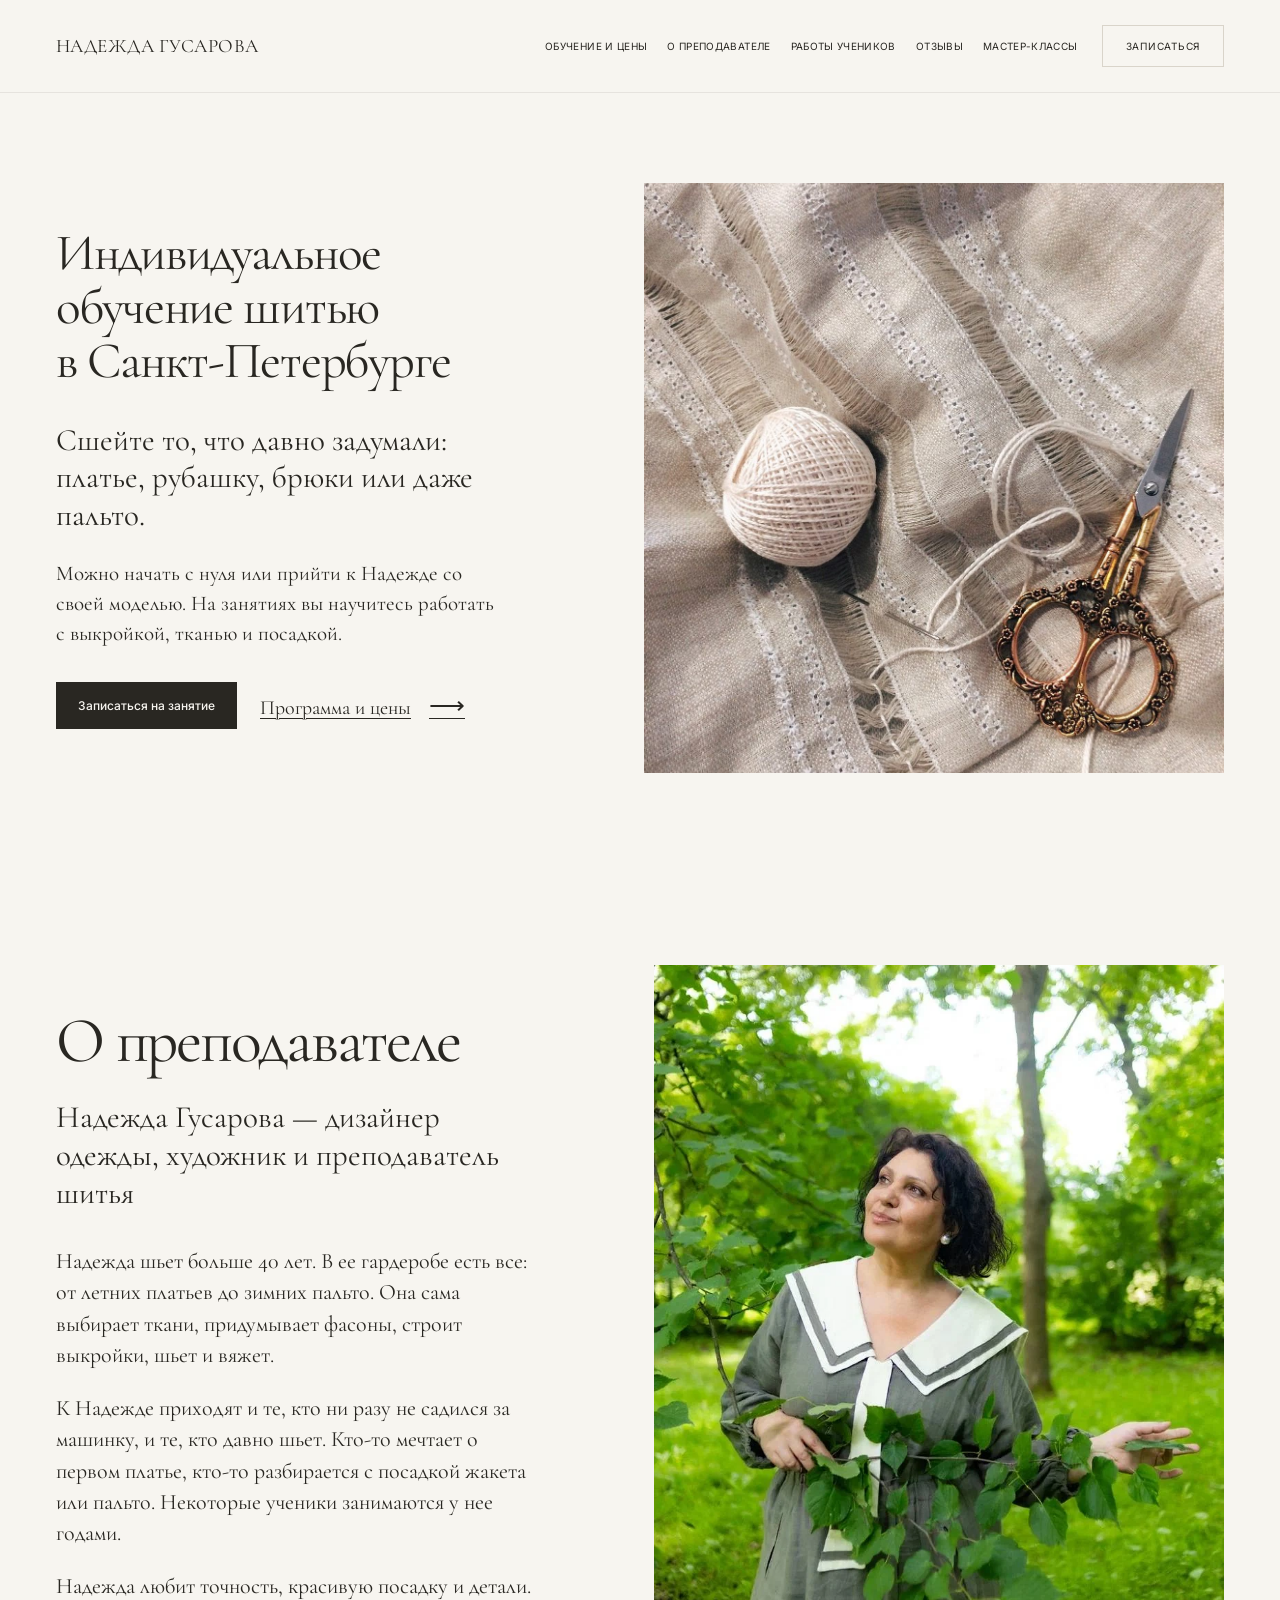
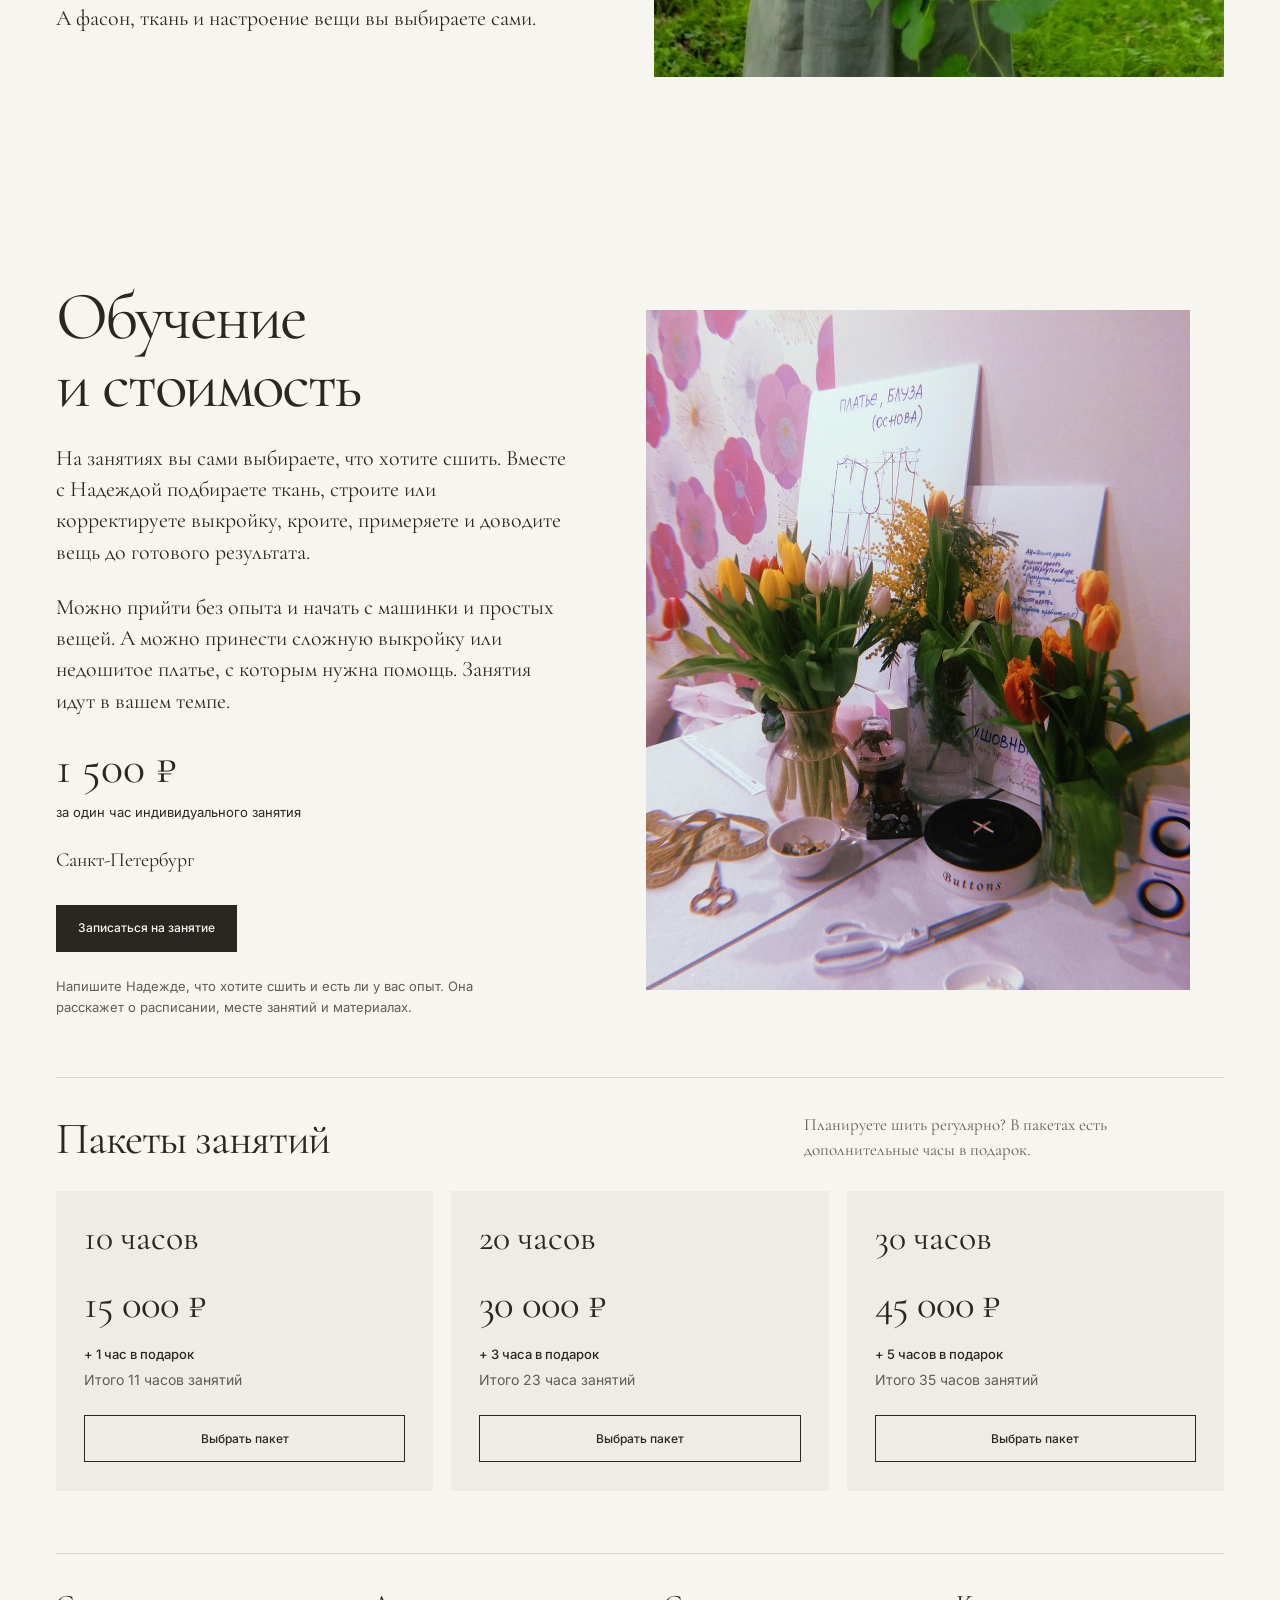
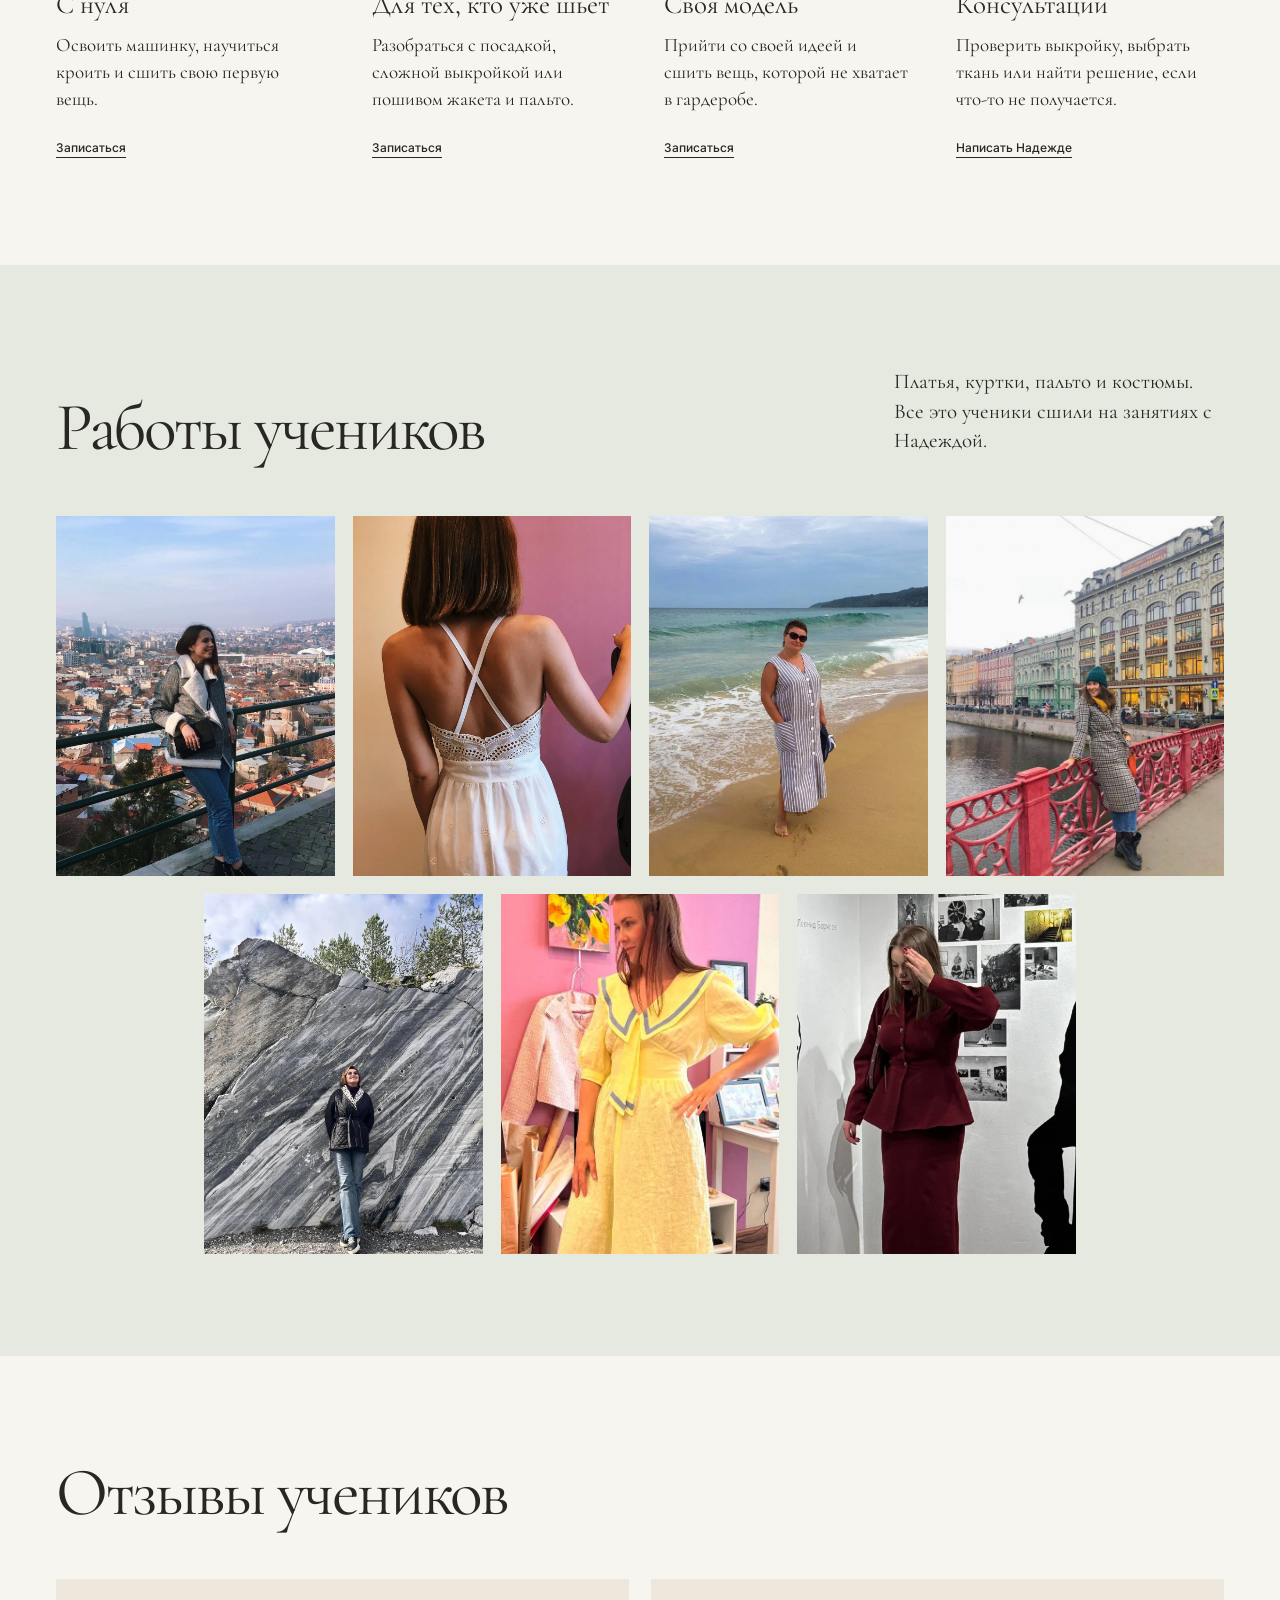
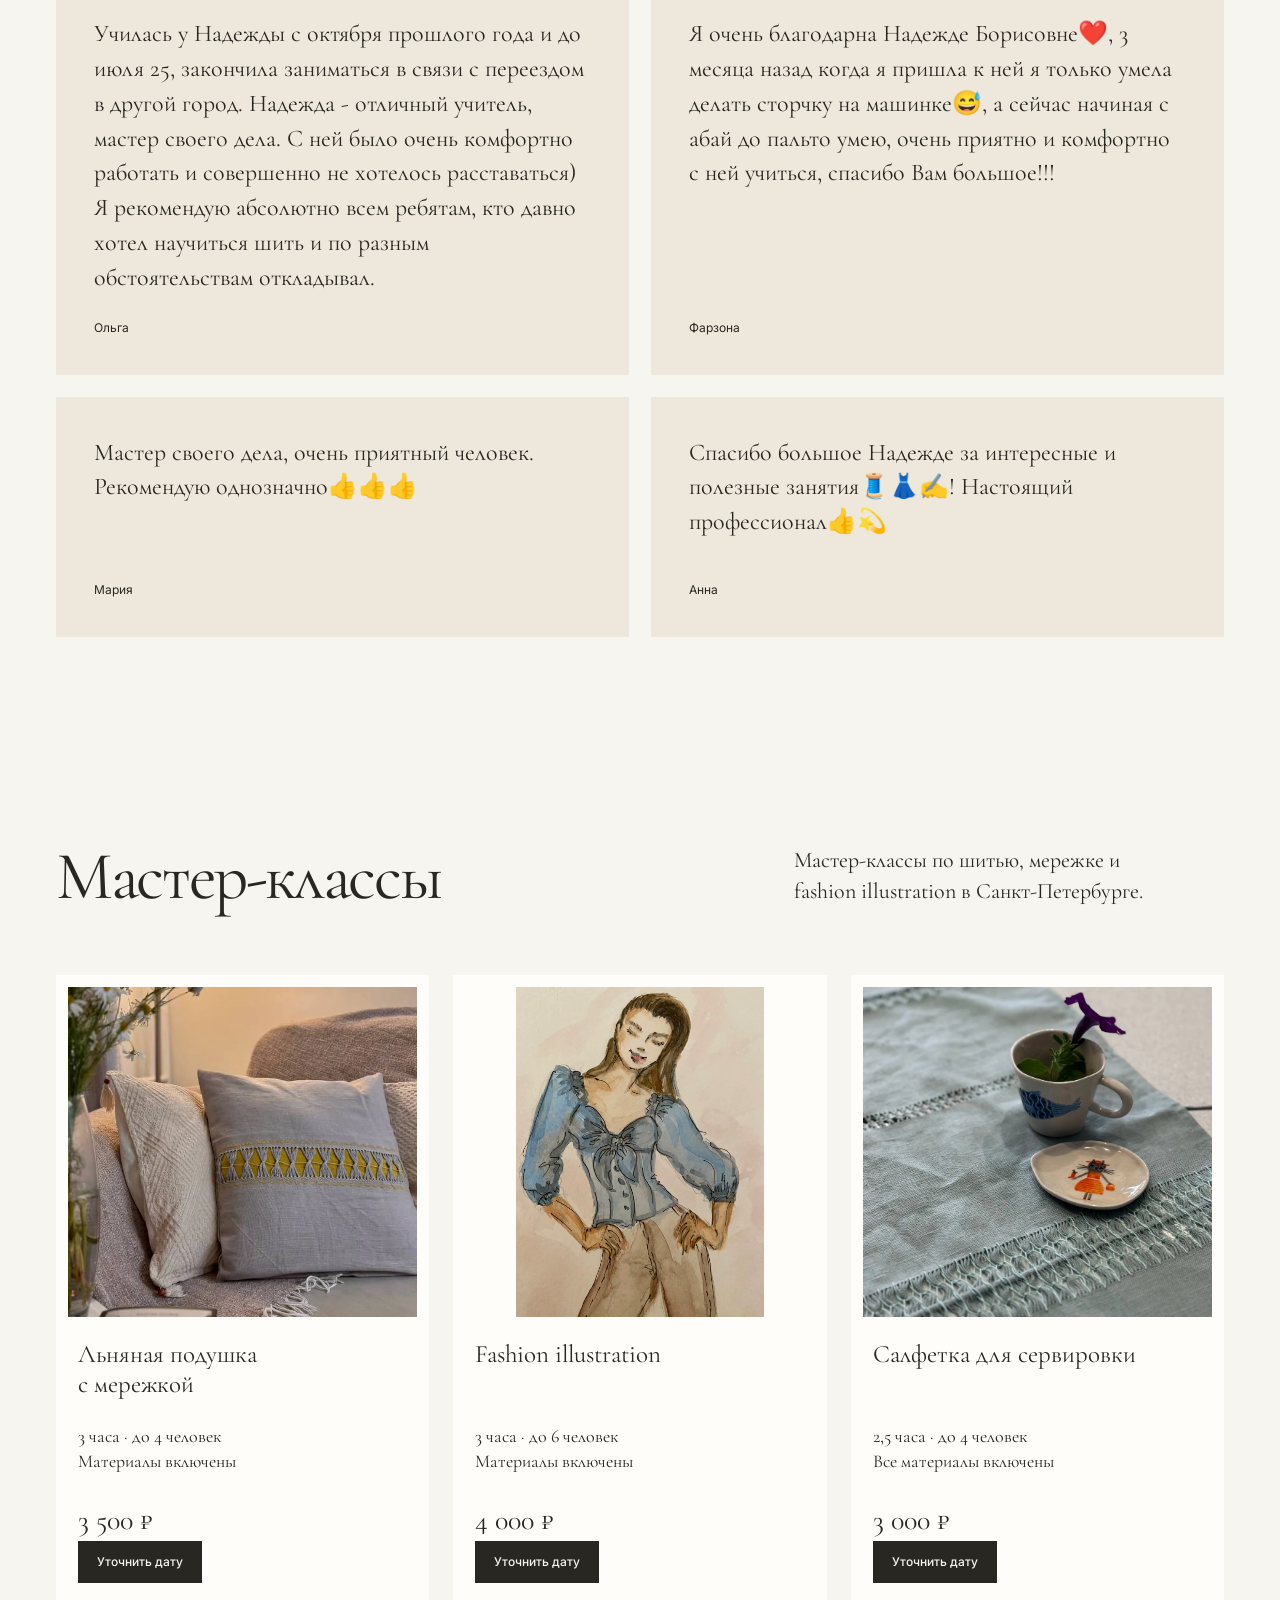
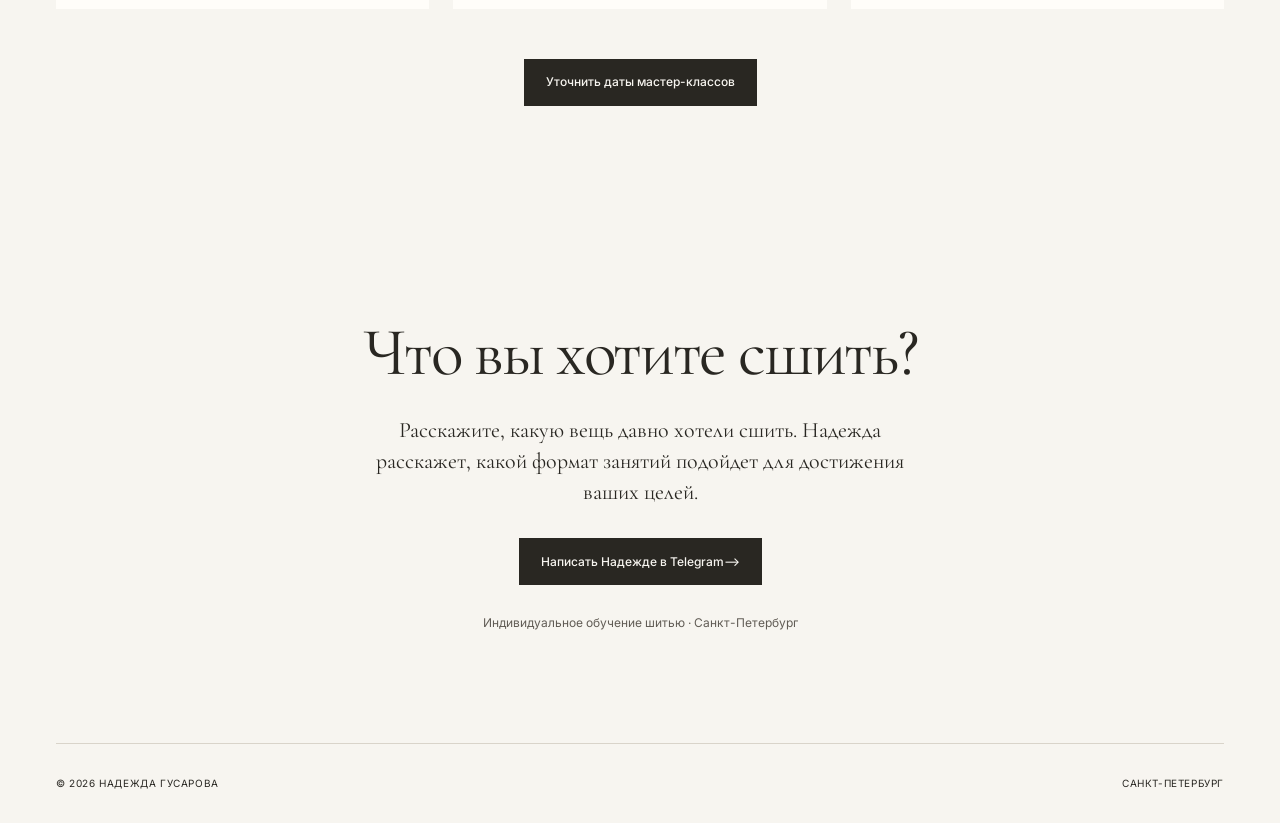
<file: index.html>
<!DOCTYPE html>

<html lang="ru">
<head>
<meta charset="utf-8"/>
<meta content="width=device-width, initial-scale=1" name="viewport"/>
<meta content="#f7f5f0" name="theme-color"/>
<title>Курсы кройки и шитья в СПб | Надежда Гусарова — индивидуальное обучение</title>
<meta name="description" content="Индивидуальные курсы кройки и шитья в Санкт-Петербурге с Надеждой Гусаровой. Обучение шитью с нуля и с опытом, от 1 500 ₽ за час. Пакеты занятий, запись в Telegram."/>
<link href="https://dvlnsd.github.io/nadezhda-gusarova-sew/" rel="canonical"/>
<meta content="website" property="og:type"/>
<meta content="ru_RU" property="og:locale"/>
<meta property="og:title" content="Курсы шитья в Санкт-Петербурге — Надежда Гусарова"/>
<meta property="og:description" content="Индивидуальные занятия кройкой и шитьем в Петербурге. От первых выкроек до пошива собственных моделей."/>
<meta content="https://dvlnsd.github.io/nadezhda-gusarova-sew/" property="og:url"/>
<meta content="https://dvlnsd.github.io/nadezhda-gusarova-sew/assets/nadezhdalinenwhiteset.jpeg" property="og:image"/>
<meta content="summary_large_image" name="twitter:card"/>
<meta name="robots" content="index, follow, max-image-preview:large"/>
<meta name="geo.region" content="RU-SPE"/>
<meta name="geo.placename" content="Санкт-Петербург"/>
<link rel="sitemap" type="application/xml" href="https://dvlnsd.github.io/nadezhda-gusarova-sew/sitemap.xml"/>
<link href="https://fonts.googleapis.com" rel="preconnect"/>
<link crossorigin="" href="https://fonts.gstatic.com" rel="preconnect"/>
<link href="https://fonts.googleapis.com/css2?family=Cormorant+Garamond:wght@300;400;500&amp;family=Inter:wght@400;500&amp;display=swap" rel="stylesheet"/>
<link href="styles.css?v=20261106-4" rel="stylesheet"/>
<link as="image" href="assets/linenaestethic.jpeg" type="image/jpeg" rel="preload"/>
<script type="application/ld+json">{"@context":"https://schema.org","@graph":[{"@type":"WebSite","url":"https://dvlnsd.github.io/nadezhda-gusarova-sew/","name":"Надежда Гусарова — курсы шитья в Санкт-Петербурге","inLanguage":"ru-RU"},{"@type":"Person","@id":"https://dvlnsd.github.io/nadezhda-gusarova-sew/#nadezhda","name":"Надежда Гусарова","jobTitle":"Преподаватель шитья, мастер по пошиву одежды и художник","image":"https://dvlnsd.github.io/nadezhda-gusarova-sew/assets/nadezhdalinenwhiteset.jpeg","address":{"@type":"PostalAddress","addressLocality":"Санкт-Петербург","addressCountry":"RU"},"sameAs":["https://t.me/gusarova_nb"]},{"@type":"Service","name":"Индивидуальные курсы кройки и шитья в Санкт-Петербурге","serviceType":"Обучение шитью","provider":{"@id":"https://dvlnsd.github.io/nadezhda-gusarova-sew/#nadezhda"},"areaServed":{"@type":"City","name":"Санкт-Петербург"},"url":"https://dvlnsd.github.io/nadezhda-gusarova-sew/#learn","offers":[{"@type":"Offer","name":"Индивидуальное занятие, 1 час","price":1500,"priceCurrency":"RUB"},{"@type":"Offer","name":"10 часов и 1 час в подарок","price":15000,"priceCurrency":"RUB"},{"@type":"Offer","name":"20 часов и 3 часа в подарок","price":30000,"priceCurrency":"RUB"},{"@type":"Offer","name":"30 часов и 5 часов в подарок","price":45000,"priceCurrency":"RUB"}]}]}</script>
<script defer="" src="script.js?v=20261106-top2"></script>
</head>
<body>
<a class="skip-link" href="#main">К содержанию</a>
<header class="site-header">
<div class="header-inner wrap">
<a class="brand" href="#top">Надежда Гусарова</a>
<nav aria-label="Основная навигация" id="navigation"><a href="#learn">Обучение и цены</a><a href="#about">О преподавателе</a><a href="#works">Работы учеников</a><a href="#reviews">Отзывы</a><a href="#master">Мастер-классы</a></nav>
<a class="booking" href="https://t.me/gusarova_nb" rel="noopener" target="_blank">Записаться</a>
<button aria-controls="navigation" aria-expanded="false" aria-label="Открыть меню" class="menu-toggle" type="button">Меню</button>
</div>
</header>
<main id="main">
<section aria-labelledby="hero-title" class="hero wrap" id="top">
<div class="hero-copy"><h1 id="hero-title">Индивидуальное<br/>обучение шитью<br/>в Санкт-Петербурге</h1><p class="intro">Сшейте то, что давно задумали: платье, рубашку, брюки или даже пальто.</p><p class="hero-description">Можно начать с нуля или прийти к Надежде со своей моделью. На занятиях вы научитесь работать с выкройкой, тканью и посадкой.</p><div class="hero-actions"><a class="cta-button" href="https://t.me/gusarova_nb" rel="noopener" target="_blank">Записаться на занятие</a><a class="text-link" href="#learn">Программа и цены <span aria-hidden="true">⟶</span></a></div></div>
<figure class="hero-art"><img alt="Льняная ткань, клубок ниток и винтажные портновские ножницы" fetchpriority="high" decoding="async" height="1080" src="assets/linenaestethic.jpeg" width="1080"/></figure>

</section><section aria-labelledby="about-title" class="section wrap about" id="about"><div class="about-copy"><h2 id="about-title">О преподавателе</h2><p class="about-subtitle">Надежда Гусарова — дизайнер одежды, художник и преподаватель шитья</p><p>Надежда шьет больше 40 лет. В ее гардеробе есть все: от летних платьев до зимних пальто. Она сама выбирает ткани, придумывает фасоны, строит выкройки, шьет и вяжет.</p><p>К Надежде приходят и те, кто ни разу не садился за машинку, и те, кто давно шьет. Кто-то мечтает о первом платье, кто-то разбирается с посадкой жакета или пальто. Некоторые ученики занимаются у нее годами.</p><p>Надежда любит точность, красивую посадку и детали. А фасон, ткань и настроение вещи вы выбираете сами.</p></div><figure class="about-portrait"><img src="assets/nadezhda-park.webp" alt="Надежда Гусарова в сером платье в парке" loading="lazy" width="828" height="1242"/></figure></section>
<section aria-labelledby="learn-title" class="section wrap learn" id="learn"><div class="learn-copy"><h2 id="learn-title">Обучение<br/>и стоимость</h2><p>На занятиях вы сами выбираете, что хотите сшить. Вместе с Надеждой подбираете ткань, строите или корректируете выкройку, кроите, примеряете и доводите вещь до готового результата.</p><p>Можно прийти без опыта и начать с машинки и простых вещей. А можно принести сложную выкройку или недошитое платье, с которым нужна помощь. Занятия идут в вашем темпе.</p><p class="lesson-price">1 500 ₽ <span>за один час индивидуального занятия</span></p><p class="lesson-location">Санкт-Петербург</p><a class="cta-button" href="https://t.me/gusarova_nb" rel="noopener" target="_blank">Записаться на занятие</a><p class="booking-note">Напишите Надежде, что хотите сшить и есть ли у вас опыт. Она расскажет о расписании, месте занятий и материалах.</p></div><figure class="learn-photo"><img src="assets/lessonready.jpeg" alt="Мастерская шитья: тюльпаны, выкройки, ножницы и швейные принадлежности" width="1080" height="1349" loading="lazy"/></figure><div class="lesson-packages" aria-labelledby="packages-title">
<div class="packages-heading"><h3 id="packages-title">Пакеты занятий</h3><p>Планируете шить регулярно? В пакетах есть дополнительные часы в подарок.</p></div>
<div class="packages-grid">
<article class="package-card"><h4>10 часов</h4><p class="package-total">15 000 ₽</p><p class="package-bonus">+ 1 час в подарок</p><p class="package-included">Итого 11 часов занятий</p><a class="cta-button package-cta" href="https://t.me/gusarova_nb" rel="noopener" target="_blank" aria-label="Уточнить пакет на 10 часов у Надежды">Выбрать пакет</a></article>
<article class="package-card"><h4>20 часов</h4><p class="package-total">30 000 ₽</p><p class="package-bonus">+ 3 часа в подарок</p><p class="package-included">Итого 23 часа занятий</p><a class="cta-button package-cta" href="https://t.me/gusarova_nb" rel="noopener" target="_blank" aria-label="Уточнить пакет на 20 часов у Надежды">Выбрать пакет</a></article>
<article class="package-card"><h4>30 часов</h4><p class="package-total">45 000 ₽</p><p class="package-bonus">+ 5 часов в подарок</p><p class="package-included">Итого 35 часов занятий</p><a class="cta-button package-cta" href="https://t.me/gusarova_nb" rel="noopener" target="_blank" aria-label="Уточнить пакет на 30 часов у Надежды">Выбрать пакет</a></article>
</div></div><div class="learning-options"><article><h3>С нуля</h3><p>Освоить машинку, научиться кроить и сшить свою первую вещь.</p><a class="service-cta" href="https://t.me/gusarova_nb" rel="noopener" target="_blank">Записаться</a></article><article><h3>Для тех, кто уже шьет</h3><p>Разобраться с посадкой, сложной выкройкой или пошивом жакета и пальто.</p><a class="service-cta" href="https://t.me/gusarova_nb" rel="noopener" target="_blank">Записаться</a></article><article><h3>Своя модель</h3><p>Прийти со своей идеей и сшить вещь, которой не хватает в гардеробе.</p><a class="service-cta" href="https://t.me/gusarova_nb" rel="noopener" target="_blank">Записаться</a></article><article><h3>Консультации</h3><p>Проверить выкройку, выбрать ткань или найти решение, если что-то не получается.</p><a class="service-cta" href="https://t.me/gusarova_nb" rel="noopener" target="_blank">Написать Надежде</a></article></div></section><section aria-labelledby="works-title" class="section wrap portfolio" id="works"><div class="section-heading"><div><h2 id="works-title">Работы учеников</h2></div><p class="section-note">Платья, куртки, пальто и костюмы. Все это ученики сшили на занятиях с Надеждой.</p></div><div class="student-gallery" id="gallery"><a aria-label="Открыть: Клетчатая куртка со светлой отделкой — работа ученицы" class="gallery-item" href="assets/student-shearling-jacket.webp"><img alt="Клетчатая куртка со светлой отделкой — работа ученицы" height="1349" loading="lazy" src="assets/student-shearling-jacket.webp" style="object-position:50% 50%" width="1080"/></a><a aria-label="Открыть: Белое платье с вышивкой и перекрещенными бретелями — работа ученицы" class="gallery-item" href="assets/student-white-dress.webp"><img alt="Белое платье с вышивкой и перекрещенными бретелями — работа ученицы" height="1350" loading="lazy" src="assets/student-white-dress.webp" style="object-position:50% 50%" width="1080"/></a><a aria-label="Открыть: Полосатое платье с пуговицами и карманами — работа ученицы" class="gallery-item" href="assets/student-striped-dress.webp"><img alt="Полосатое платье с пуговицами и карманами — работа ученицы" height="1350" loading="lazy" src="assets/student-striped-dress.webp" style="object-position:50% 50%" width="1080"/></a><a aria-label="Открыть: Клетчатое пальто с поясом — работа ученицы" class="gallery-item" href="assets/student-checked-coat.webp"><img alt="Клетчатое пальто с поясом — работа ученицы" height="1600" loading="lazy" src="assets/student-checked-coat.webp" style="object-position:50% 50%" width="1280"/></a><a aria-label="Открыть: Черная стеганая куртка с поясом — работа ученицы" class="gallery-item" href="assets/student-quilted-jacket.webp"><img alt="Черная стеганая куртка с поясом — работа ученицы" height="1280" loading="lazy" src="assets/student-quilted-jacket.webp" style="object-position:50% 50%" width="960"/></a><a aria-label="Открыть: Желтое платье с матросским воротником — работа ученицы" class="gallery-item" href="assets/student-yellow-dress.webp"><img alt="Желтое платье с матросским воротником — работа ученицы" height="1280" loading="lazy" src="assets/student-yellow-dress.webp" style="object-position:50% 50%" width="591"/></a><a aria-label="Открыть: Бордовый костюм с приталенным жакетом и юбкой — работа ученицы" class="gallery-item" href="assets/student-burgundy-suit.webp"><img alt="Бордовый костюм с приталенным жакетом и юбкой — работа ученицы" height="1280" loading="lazy" src="assets/student-burgundy-suit.webp" style="object-position:50% 50%" width="1280"/></a></div></section><section aria-labelledby="reviews-title" class="section wrap reviews" id="reviews"><h2 id="reviews-title">Отзывы учеников</h2><div class="reviews-grid"><figure class="review"><blockquote><p>Училась у Надежды с октября прошлого года и до июля 25, закончила заниматься в связи с переездом в другой город. Надежда - отличный учитель, мастер своего дела. С ней было очень комфортно работать и совершенно не хотелось расставаться) Я рекомендую абсолютно всем ребятам, кто давно хотел научиться шить и по разным обстоятельствам откладывал.</p></blockquote><figcaption>Ольга</figcaption></figure><figure class="review"><blockquote><p>Я очень благодарна Надежде Борисовне❤️, 3 месяца назад когда я пришла к ней я только умела делать сторчку на машинке😅, а сейчас начиная с абай до пальто умею, очень приятно и комфортно с ней учиться, спасибо Вам большое!!!</p></blockquote><figcaption>Фарзона</figcaption></figure><figure class="review"><blockquote><p>Мастер своего дела, очень приятный человек. Рекомендую однозначно👍👍👍</p></blockquote><figcaption>Мария</figcaption></figure><figure class="review"><blockquote><p>Спасибо большое Надежде за интересные и полезные занятия🧵👗✍! Настоящий профессионал👍💫</p></blockquote><figcaption>Анна</figcaption></figure></div></section><section aria-labelledby="master-title" class="section wrap master" id="master">
<div class="section-heading"><div><h2 id="master-title">Мастер-классы</h2></div><p class="section-note">Мастер-классы по шитью, мережке и fashion illustration в Санкт-Петербурге.</p></div>
<div class="master-grid">
<article class="master-card"><img alt="Льняная подушка с мережкой и желтой вставкой" height="1129" loading="lazy" src="assets/hemstitch-cushion.webp" style="object-position:65% 65%" width="591"/><div class="card-body"><h3>Льняная подушка<br/>с мережкой</h3><p class="card-meta">3 часа · до 4 человек<br/>Материалы включены</p><p class="price">3 500 ₽</p><a aria-label="Уточнить дату и участие в мастер-классе по подушке с мережкой" class="cta-button master-cta" href="https://t.me/gusarova_nb" rel="noopener" target="_blank">Уточнить дату <span aria-hidden="true">⟶</span></a></div></article>
<article class="master-card"><img alt="Fashion illustration: акварельный рисунок костюма" class="sketch-card" height="1280" loading="lazy" src="assets/fashion-sketch.webp" width="960"/><div class="card-body"><h3>Fashion illustration</h3><p class="card-meta">3 часа · до 6 человек<br/>Материалы включены</p><p class="price">4 000 ₽</p><a aria-label="Уточнить дату и участие в мастер-классе по fashion illustration" class="cta-button master-cta" href="https://t.me/gusarova_nb" rel="noopener" target="_blank">Уточнить дату <span aria-hidden="true">⟶</span></a></div></article>
<article class="master-card"><img alt="Голубая салфетка с мережкой в сервировке с керамикой" height="1280" loading="lazy" src="assets/table-linen.webp" style="object-position:50% 58%" width="960"/><div class="card-body"><h3>Салфетка для сервировки</h3><p class="card-meta">2,5 часа · до 4 человек<br/>Все материалы включены</p><p class="price">3 000 ₽</p><a aria-label="Уточнить дату и участие в мастер-классе по салфетке" class="cta-button master-cta" href="https://t.me/gusarova_nb" rel="noopener" target="_blank">Уточнить дату <span aria-hidden="true">⟶</span></a></div></article>
</div>
<div class="section-end"><a class="cta-button" href="https://t.me/gusarova_nb" rel="noopener" target="_blank">Уточнить даты мастер-классов</a></div>
</section>



<section aria-labelledby="contact-title" class="section wrap contact" id="contact"><h2 id="contact-title">Что вы хотите сшить?</h2><p>Расскажите, какую вещь давно хотели сшить. Надежда расскажет, какой формат занятий подойдет для достижения ваших целей.</p><a class="cta-button" href="https://t.me/gusarova_nb" rel="noopener" target="_blank">Написать Надежде в Telegram <span aria-hidden="true">⟶</span></a><p class="contact-location">Индивидуальное обучение шитью · Санкт-Петербург</p></section>
</main>
<footer class="wrap footer"><span>© 2026 Надежда Гусарова</span><span>Санкт-Петербург</span></footer>
<dialog aria-label="Просмотр фотографии ученика" class="lightbox"><button autofocus="" class="lightbox-close" type="button">Закрыть</button><img alt=""/></dialog>
</body>
</html>
</file>
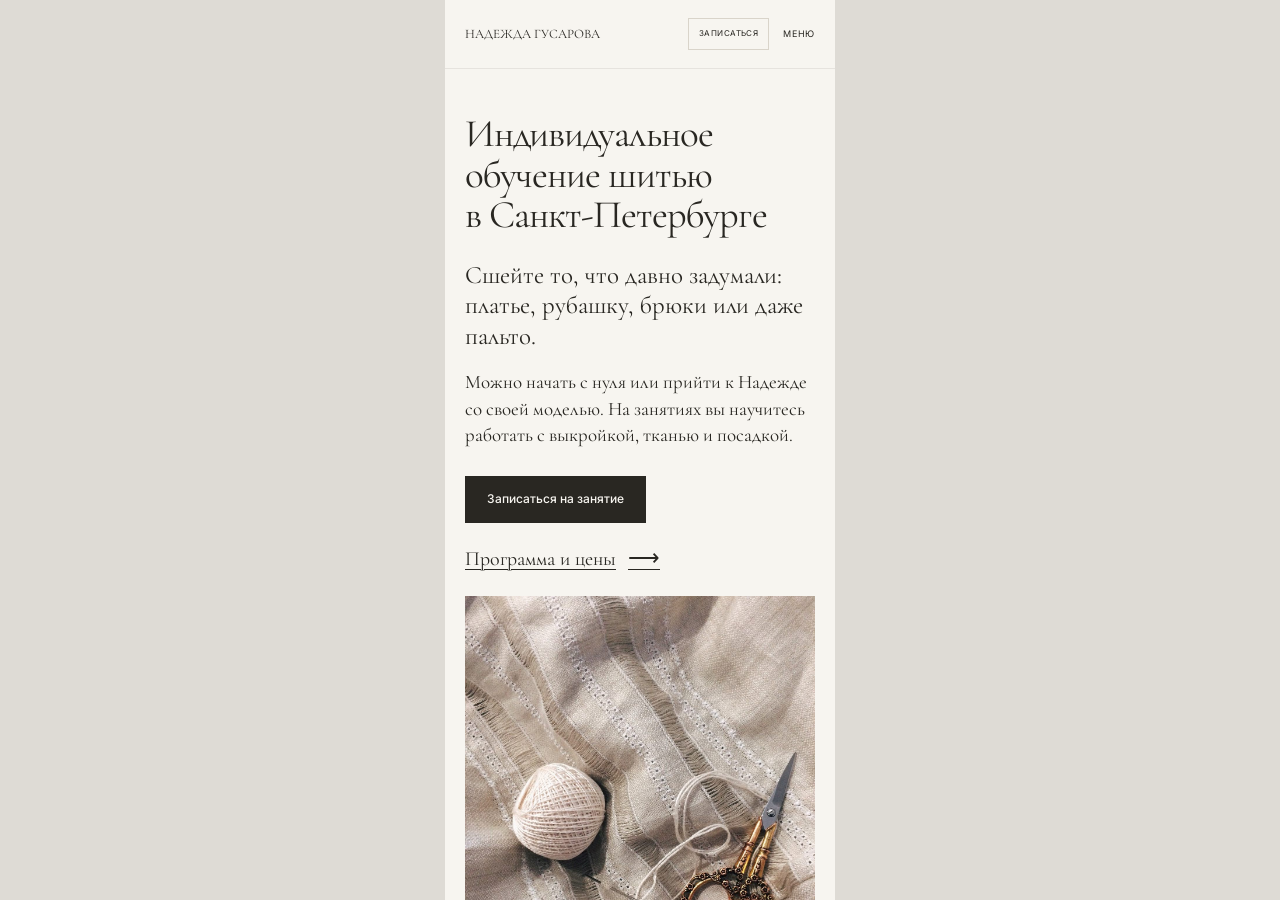
<file: checks/responsive.html>
<!doctype html><html lang="ru"><head><meta charset="utf-8"><meta name="robots" content="noindex,nofollow"><meta name="viewport" content="width=device-width,initial-scale=1"><title>Responsive QA — Надежда Гусарова</title><style>body{margin:0;background:#dedbd5;display:flex;justify-content:center}iframe{border:0;background:#f7f5f0;width:390px;height:900px}</style></head><body><iframe title="Мобильная версия сайта" src="../index.html"></iframe><script>const f=document.querySelector('iframe');const revision=new URLSearchParams(location.search).get('revision');if(revision&&/^[a-zA-Z0-9-]+$/.test(revision))f.src='../index.html?revision='+encodeURIComponent(revision);const w=Number(new URLSearchParams(location.search).get('width'));if(w>=320&&w<=1600)f.style.width=w+'px';</script></body></html>
</file>
<file: styles.css>
:root{--paper:#f7f5f0;--ink:#292722;--muted:#615c55;--line:#d5cec3;--serif:'Cormorant Garamond',Georgia,serif;--sans:'Inter',Arial,sans-serif}*{box-sizing:border-box}html{scroll-behavior:smooth;scroll-padding-top:100px}body{margin:0;color:var(--ink);background:var(--paper);font-family:var(--serif);font-size:22px;line-height:1.42;font-weight:400}a{color:inherit;text-decoration:none}button{font:inherit;color:inherit;cursor:pointer}img{display:block;max-width:100%;width:100%;height:100%;object-fit:cover}figure,p,h1,h2,h3{margin:0}button,a,summary{-webkit-tap-highlight-color:transparent}a:focus-visible,button:focus-visible,summary:focus-visible{outline:1px solid var(--ink);outline-offset:6px}[hidden]{display:none!important}.wrap{width:calc(100% - 112px);max-width:1240px;margin-inline:auto}.skip-link{position:fixed;top:-80px;left:20px;background:var(--paper);padding:10px;z-index:100}.skip-link:focus{top:10px}.site-header{position:sticky;top:0;background:var(--paper);z-index:20}.header-inner{height:92px;display:flex;align-items:center;gap:38px}.brand{font-size:19px;text-transform:uppercase;white-space:nowrap;letter-spacing:.025em;margin-right:auto}.header-inner nav{display:flex;align-items:center;gap:28px}.header-inner nav a,.booking,.menu-toggle{font-family:var(--sans);font-size:10px;letter-spacing:.075em;text-transform:uppercase;white-space:nowrap}.header-inner nav a:hover{text-decoration:underline;text-underline-offset:5px}.booking{border:1px solid var(--line);padding:13px 23px}.booking:hover{border-color:var(--ink)}.menu-toggle{display:none;border:0;background:none;padding:12px 0}.eyebrow{font:11px/1.6 var(--sans);text-transform:uppercase;letter-spacing:.14em;margin-bottom:28px}h1,h2{font-weight:400;letter-spacing:-.035em;line-height:.94}h1{font-size:88px}h2{font-size:72px}h3{font-weight:400}p{max-width:100%}.text-link{display:inline-flex;align-items:baseline;gap:18px;font:23px/1.25 var(--serif);padding:0;border:0;background:none;text-decoration:underline;text-decoration-thickness:1px;text-underline-offset:4px}.text-link span,.small-link span{text-decoration:none;display:inline-block;font-family:Georgia,serif;font-size:25px;font-weight:400}.text-link:hover span{transform:translateX(4px)}.hero{display:grid;grid-template-columns:40% 41% 19%;grid-template-rows:auto auto;position:relative;padding-top:27px;padding-bottom:70px;min-height:800px}.hero-copy{padding-top:12px;position:relative;z-index:2}.hero-copy .eyebrow{margin-bottom:34px}.intro{margin-top:28px}.hero-description{margin-top:36px}.hero-copy>.text-link{margin-top:42px}.hero-art{height:610px;align-self:start;position:relative;margin-left:-18px;margin-top:-13px}.hero-art img{object-fit:contain;object-position:50% 50%;mix-blend-mode:multiply}.hero-aside{padding:102px 0 0 22px}.hero-directions{display:flex;flex-direction:column;gap:22px;font:10px/1.5 var(--sans);text-transform:uppercase;letter-spacing:.12em}.hero-aside p{font-size:17px;line-height:1.4;margin-top:92px}.hero-bottom{grid-column:1/-1;display:grid;grid-template-columns:16% 84%;align-items:end;margin-top:28px}.image-strip{display:grid;grid-template-columns:repeat(4,minmax(0,1fr));gap:16px;height:155px}.scroll-note{font:9px/1 var(--sans);text-transform:uppercase;letter-spacing:.22em;padding-bottom:8px;width:max-content}.scroll-note span{display:block;height:34px;width:1px;background:var(--muted);margin:14px auto 0}.section{padding-block:94px;min-height:780px;scroll-margin-top:0}.learn{display:grid;grid-template-columns:1fr 1fr;column-gap:65px;row-gap:55px}.learn-copy{padding-top:55px}.learn-copy>p:not(.eyebrow){margin-top:31px}.learn-copy>.text-link{margin-top:55px}.learn-photo{height:540px}.learning-options{grid-column:1/-1;display:grid;grid-template-columns:repeat(4,minmax(0,1fr))}.learning-options article{padding:0 25px;border-left:1px solid var(--line)}.learning-options article:first-child{padding-left:0;border-left:0}.learning-options article:last-child{padding-right:0}.learning-options h3{font-size:24px;line-height:1.2;border-bottom:1px solid var(--line);padding-bottom:13px;margin-bottom:18px;white-space:nowrap}.learning-options p{font-size:21px;line-height:1.42}.section-heading{display:flex;justify-content:space-between;align-items:flex-start;gap:40px}.section-note{font-size:22px;line-height:1.4;max-width:430px;padding-top:71px}.master .section-note{padding-right:45px}.master-grid{display:grid;grid-template-columns:repeat(3,minmax(0,1fr));gap:28px;margin-top:65px}.master-card{border:1px solid var(--line);padding:13px 13px 22px;display:flex;flex-direction:column}.master-card>img{height:290px;flex-shrink:0}.master-card>img.sketch-card{object-fit:contain;mix-blend-mode:multiply}.card-body{padding:17px 3px 0;flex:1;display:flex;flex-direction:column}.card-body h3{font-size:25px;line-height:1.18;min-height:60px}.card-meta{font-size:18px;line-height:1.35;border-block:1px solid var(--line);padding:12px 0;margin-top:12px;width:max-content;max-width:100%}.price{font-size:28px;margin-top:16px}.small-link{font-size:18px;margin-top:23px;display:flex;gap:13px;align-items:center}.small-link span{font-size:20px}.section-end{text-align:center;margin-top:50px}.about{display:grid;grid-template-columns:1fr 1fr;column-gap:48px;row-gap:58px}.about-copy{padding-top:45px}.about-subtitle{font-size:28px;line-height:1.2;margin-top:20px;margin-bottom:38px}.about-photo{height:660px}.about-photo img{object-fit:cover}.biography{margin-top:47px}.biography summary{list-style:none;cursor:pointer}.biography summary::-webkit-details-marker{display:none}.biography>div{margin-top:26px;font-size:21px}.biography>div p+p{margin-top:16px}.about-facts{grid-column:1/-1;display:grid;grid-template-columns:repeat(4,minmax(0,1fr));align-items:center}.about-facts>p{font-size:20px;line-height:1.2;padding-left:34px;border-left:1px solid var(--line)}.about-facts>p:first-child{padding-left:0;border:0}.years{display:block;font-size:50px;line-height:1}.portfolio .section-note{padding-top:38px}.portfolio-filters{display:flex;flex-wrap:wrap;gap:30px;margin-top:44px;margin-bottom:26px}.portfolio-filters button{background:none;border:0;padding:0 0 5px;font-size:21px;text-align:left}.portfolio-filters button[aria-pressed=true]{text-decoration:underline;text-underline-offset:5px;text-decoration-thickness:1px}.gallery{display:grid;grid-template-columns:1.1fr 1fr 1fr;grid-auto-rows:280px;gap:16px}.gallery-item{display:block;min-width:0;overflow:hidden;background:transparent}.gallery-item img{object-position:50% 50%}.gallery-tall{grid-row:span 2}.gallery-item img.whole-garment{object-fit:contain}.gallery.filtered{grid-template-columns:repeat(3,minmax(0,1fr));grid-auto-rows:420px}.gallery.filtered .gallery-tall{grid-row:span 1}.gallery.filtered img{object-fit:contain}.gallery-more{margin-top:37px}.collaboration .section-note{max-width:550px;padding-top:58px}.collaboration-types{list-style:none;display:grid;grid-template-columns:repeat(5,minmax(0,1fr));gap:28px;text-align:center;padding:0;margin:85px 0 65px;font-size:22px;line-height:1.4}.collaboration-bottom{display:grid;grid-template-columns:1.25fr .85fr;gap:80px;align-items:center}.collaboration-bottom figure{height:350px}.collaboration-bottom p{margin-top:25px}.footer{display:flex;justify-content:space-between;gap:24px;border-top:1px solid var(--line);padding-block:28px;font:10px/1.5 var(--sans);letter-spacing:.06em;text-transform:uppercase}.lightbox{padding:50px 25px 25px;border:0;background:var(--paper);width:min(94vw,1050px);height:92dvh;max-height:92dvh;overflow:hidden}.lightbox::backdrop{background:rgb(28 25 22 / .82)}.lightbox img{object-fit:contain;max-height:100%}.lightbox-close{position:absolute;right:25px;top:16px;border:0;background:none;font:11px var(--sans);text-transform:uppercase;letter-spacing:.08em}.lightbox-open{overflow:hidden}
@media(min-width:1600px){.hero{padding-top:45px}.header-inner{height:100px}}
@media(max-width:1190px){.wrap{width:calc(100% - 72px)}.header-inner{gap:22px}.header-inner nav{gap:17px}.header-inner nav a{font-size:9px}.brand{font-size:16px}.booking{padding:11px 17px}h1{font-size:76px}h2{font-size:61px}body{font-size:20px}.hero{grid-template-columns:41% 41% 18%;min-height:720px}.hero-art{height:550px}.hero-aside{padding-left:10px}.hero-aside p{font-size:15px}.hero-description{margin-top:28px}.image-strip{height:130px}.learn{gap:45px}.learn-photo{height:480px}.learning-options h3{font-size:21px}.learning-options p{font-size:19px}.learning-options article{padding-inline:20px}.master-card>img{height:240px}.card-body h3{font-size:23px}.about-photo{height:590px}.gallery{grid-auto-rows:245px}.section-note{font-size:20px}.collaboration-bottom{gap:50px}}
@media(max-width:950px){.header-inner{height:76px}.header-inner nav{display:none;position:absolute;top:76px;left:0;right:0;background:var(--paper);padding:20px 36px 28px;flex-direction:column;align-items:flex-start;gap:0;border-bottom:1px solid var(--line)}.header-inner nav a{font-size:11px;padding:13px 0;width:100%}.header-inner nav.is-open{display:flex}.menu-toggle{display:block}.hero{grid-template-columns:48% 52%;min-height:0;padding-top:25px}.hero-art{height:520px}.hero-aside{display:none}.hero-bottom{grid-template-columns:12% 88%;margin-top:38px}.hero-copy>.text-link{margin-top:32px}.hero-description{font-size:19px}h1{font-size:70px}h2{font-size:54px}.learn{column-gap:30px}.learn-copy{padding-top:25px}.learn-photo{height:430px}.learning-options{grid-template-columns:repeat(2,minmax(0,1fr));row-gap:30px}.learning-options article:nth-child(3){padding-left:0;border:0}.learning-options article:nth-child(2){padding-right:0}.master-grid{gap:16px}.master-card{padding:8px 8px 16px}.master-card>img{height:210px}.card-body h3{font-size:21px}.card-meta{font-size:16px}.about{column-gap:28px}.about-subtitle{font-size:23px}.about-photo{height:570px}.about-facts>p{font-size:17px;padding-left:20px}.section{padding-block:70px;min-height:0}.section-note{font-size:18px;max-width:300px}.master .section-note{padding-right:0}.gallery{grid-auto-rows:210px;gap:12px}.collaboration-types{gap:20px;font-size:18px;margin-block:60px}.collaboration-bottom{gap:35px}.collaboration-bottom figure{height:280px}.text-link{font-size:21px}}
@media(max-width:650px){html{scroll-padding-top:80px}.wrap{width:calc(100% - 40px)}body{font-size:19px;line-height:1.4}.header-inner{height:68px;gap:18px}.brand{font-size:13px;letter-spacing:0}.booking{font-size:8px;letter-spacing:.055em;padding:9px 10px}.menu-toggle{font-size:9px}.header-inner nav{top:68px;padding-inline:20px}.hero{grid-template-columns:minmax(0,1fr) minmax(0,1fr);padding-top:25px;padding-bottom:40px;column-gap:5px}.hero-copy{display:contents}.hero-copy .eyebrow{grid-column:1;grid-row:1;font-size:8px;line-height:1.6;margin:8px 0 20px;max-width:140px}h1{font-size:clamp(43px,10.8vw,65px);grid-column:1;grid-row:2;position:relative;z-index:2;line-height:.97;letter-spacing:-.045em}h2{font-size:46px;line-height:.98}.hero-art{grid-column:2;grid-row:1/4;height:280px;margin:0 -2px 0 -6px;align-self:start}.hero-art img{object-position:50% 0}.intro{grid-column:1/-1;grid-row:4;margin-top:23px;font-size:20px}.hero-description{grid-column:1/-1;grid-row:5;margin-top:25px;font-size:19px}.hero-copy>.text-link{grid-column:1/-1;grid-row:6;margin-top:27px}.hero-bottom{grid-row:7;grid-template-columns:1fr;margin-top:32px}.scroll-note{display:none}.image-strip{height:86px;gap:7px}.eyebrow{font-size:9px;letter-spacing:.14em;margin-bottom:19px}.section{padding-block:49px}.learn{grid-template-columns:1fr;row-gap:28px}.learn-copy{padding-top:0}.learn-copy>p:not(.eyebrow){margin-top:24px}.learn-copy>.text-link{margin-top:25px}.desktop-break{display:none}.learn-photo{height:350px}.learning-options{row-gap:26px;margin-top:9px}.learning-options article{padding-inline:16px}.learning-options h3{font-size:20px;white-space:normal;margin-bottom:12px;padding-bottom:10px;min-height:35px}.learning-options p{font-size:18px}.section-heading{display:block}.section-note,.master .section-note,.portfolio .section-note,.collaboration .section-note{padding:0;margin-top:24px;max-width:100%;font-size:19px}.master-grid{grid-template-columns:1fr;gap:26px;margin-top:32px}.master-card{display:grid;grid-template-columns:43% minmax(0,1fr);padding:8px;gap:16px;align-items:stretch}.master-card>img{height:100%;min-height:250px}.card-body{padding:9px 4px 8px 0}.card-body h3{font-size:23px;min-height:0}.card-meta{font-size:16px;margin-top:15px;padding-block:10px}.price{font-size:25px;margin-top:12px}.small-link{font-size:17px;margin-top:auto;padding-top:18px;gap:8px}.section-end{margin-top:31px;text-align:left}.text-link{font-size:21px;gap:12px}.text-link span{font-size:22px}.about{grid-template-columns:1fr;row-gap:29px}.about-copy{padding-top:0}.about-subtitle{margin-top:17px;margin-bottom:24px;font-size:24px}.biography{margin-top:26px}.biography>div{font-size:19px}.about-photo{height:490px}.about-photo img{object-position:50% 48%!important}.about-facts{grid-template-columns:repeat(2,minmax(0,1fr));row-gap:25px}.about-facts>p{font-size:18px;min-height:46px;padding-left:22px}.about-facts>p:nth-child(3){padding-left:0;border:0}.years{font-size:43px}.portfolio-filters{gap:13px 23px;margin-top:28px;margin-bottom:20px}.portfolio-filters button{font-size:18px}.gallery{grid-template-columns:repeat(2,minmax(0,1fr));grid-auto-rows:225px;gap:10px}.gallery-tall{grid-column:1/-1;grid-row:span 1;height:435px;margin-bottom:5px}.gallery{grid-template-rows:435px}.gallery-tall img{object-fit:contain}.gallery.filtered{grid-template-columns:repeat(2,minmax(0,1fr));grid-template-rows:none;grid-auto-rows:260px}.gallery.filtered .gallery-tall{grid-column:auto;height:auto;margin-bottom:0}.gallery-more{margin-top:26px}.collaboration-types{grid-template-columns:repeat(2,minmax(0,1fr));text-align:left;gap:22px 20px;margin-block:35px;font-size:19px}.collaboration-types li:last-child{grid-column:1/-1}.collaboration-types br{display:none}.collaboration-types li{max-width:170px}.collaboration-bottom{grid-template-columns:1fr;gap:27px}.collaboration-bottom figure{height:240px}.collaboration-bottom p{margin-top:19px}.footer{font-size:8px;padding-block:23px;gap:15px}.lightbox{padding:50px 12px 18px;width:96vw;height:88dvh}.lightbox-close{right:17px}.portfolio .section-note br{display:none}}
@media(max-width:370px){.wrap{width:calc(100% - 32px)}.header-inner{gap:12px}.brand{font-size:12px}.booking{padding-inline:8px}.hero-art{height:245px}h1{font-size:41px}h2{font-size:41px}.master-card{gap:12px}.card-body h3{font-size:21px}.card-meta{font-size:15px}}
@media(prefers-reduced-motion:reduce){html{scroll-behavior:auto}*{transition:none!important}}

/* Service-first hero heading: retain the original layout on desktop and mobile. */
.hero h1{font-size:clamp(34px,3.6vw,49px);line-height:1.04;letter-spacing:-.025em;overflow-wrap:break-word}
@media(max-width:650px){.hero h1{font-size:clamp(25px,5.9vw,37px);line-height:1.08}}
@media(max-width:370px){.hero h1{font-size:24px}}

/* Individual tuition, student work and testimonials. */
.header-inner{gap:24px}.header-inner nav{gap:20px}.header-inner nav a{letter-spacing:.035em}
.hero .intro,.hero-description{max-width:365px}.hero .eyebrow{margin-bottom:30px}.about{align-items:center}.about-copy{padding-top:0}.about-copy>p:not(.eyebrow):not(.about-subtitle)+p{margin-top:22px}.about-photo{height:auto;aspect-ratio:2/3}.about-photo img{object-fit:contain}
.learn{align-items:start}.learn-copy{padding-top:0}.learn-copy>p:not(.eyebrow){margin-top:24px}.learn-photo{height:650px}.learn .lesson-price{font-size:46px;line-height:1.15;margin-top:30px}.lesson-price span{display:block;font:13px/1.6 var(--sans);margin-top:8px}.learn .lesson-location{font-size:20px;margin-top:12px}.learn-copy>.text-link{margin-top:28px}.learn .booking-note{font:13px/1.65 var(--sans);color:var(--muted);max-width:420px;margin-top:17px}.learning-options h3{white-space:normal}
.student-gallery{display:grid;grid-template-columns:repeat(4,minmax(0,1fr));gap:22px;margin-top:45px;align-items:start}.student-gallery .gallery-item{height:340px}.student-gallery img{object-fit:contain;object-position:50% 50%}.student-gallery .gallery-item:nth-child(n+5){height:360px}.reviews{min-height:0}.reviews-grid{display:grid;grid-template-columns:1fr 1fr;gap:42px 70px;margin-top:48px}.review blockquote{margin:0;font-size:22px;line-height:1.5}.review figcaption{font:12px/1.6 var(--sans);margin-top:18px}.contact{min-height:0;padding-bottom:100px;max-width:1240px}.contact>p:not(.eyebrow){max-width:550px;margin-top:28px}.contact>.text-link{margin-top:28px}.contact .contact-location{font:12px/1.6 var(--sans);color:var(--muted);margin-top:32px}
@media(max-width:1190px){.header-inner nav{gap:12px}.header-inner{gap:16px}.student-gallery{gap:15px}.student-gallery .gallery-item{height:280px}.student-gallery .gallery-item:nth-child(n+5){height:310px}.learn-photo{height:620px}}
@media(max-width:950px){.header-inner nav{gap:0}.student-gallery{grid-template-columns:repeat(3,minmax(0,1fr))}.reviews-grid{gap:35px}.learn-photo{height:560px}}
@media(max-width:650px){.hero h1{font-size:clamp(25px,6.4vw,38px)}.hero .intro,.hero-description{max-width:none}.hero .eyebrow{margin-bottom:20px}.hero-art{height:290px}.hero h1{align-self:start}.about-photo{height:auto;aspect-ratio:2/3}.about-copy>p{max-width:100%}.learn-photo{height:340px}.learn .lesson-price{font-size:40px}.learn-copy>.text-link{font-size:21px;gap:8px}.student-gallery{grid-template-columns:repeat(2,minmax(0,1fr));gap:18px 12px;margin-top:30px}.student-gallery .gallery-item,.student-gallery .gallery-item:nth-child(n+5){height:240px}.student-gallery .gallery-item:last-child{grid-column:1/-1;height:340px}.reviews-grid{grid-template-columns:1fr;gap:32px;margin-top:30px}.review blockquote{font-size:20px}.review figcaption{margin-top:12px}.contact{padding-bottom:60px}.contact h2{font-size:43px}.header-inner{gap:14px}.hero-copy>.text-link{font-size:21px}.learning-options p{font-size:18px}}
@media(max-width:370px){.hero h1{grid-column:1/-1;grid-row:2;font-size:31px;overflow-wrap:normal;margin-bottom:6px}.hero-art{grid-column:2;grid-row:3;height:230px;margin:20px 0 0 4px}.hero .intro{grid-column:1;grid-row:3;font-size:18px;margin-top:20px;padding-right:5px}.hero-description{grid-row:4}.hero-copy>.text-link{grid-row:5}.hero-bottom{grid-row:6}}

/* Refined, content-led layout: no secondary hero rail or decorative thumbnail strip. */
.hero{grid-template-columns:minmax(0,1fr) minmax(0,1.05fr);grid-template-rows:auto;align-items:center;column-gap:40px;min-height:630px;padding-top:40px;padding-bottom:65px}
.hero-copy{padding-top:0;max-width:530px}
.hero-art{height:570px;margin:0;align-self:center}
.hero .intro{margin-top:30px}
.hero-description{margin-top:22px}
.hero-copy>.text-link{margin-top:32px}
.section{padding-block:78px}
.section-heading{align-items:center}
.section-note,.portfolio .section-note,.master .section-note{padding-top:0}
@media(max-width:950px){.hero{grid-template-columns:minmax(0,1fr) minmax(0,1fr);min-height:0;column-gap:24px}.hero-art{height:450px}}
@media(max-width:650px){.hero{display:grid;grid-template-columns:minmax(0,1fr) minmax(0,1fr);column-gap:8px;row-gap:0;padding-top:36px;padding-bottom:38px;align-items:start}.hero-copy{display:contents}.hero h1{grid-column:1;grid-row:1;margin:0;align-self:start}.hero-art{grid-column:2;grid-row:1;height:280px;margin:0;align-self:start}.hero .intro{grid-column:1/-1;grid-row:2;margin-top:22px}.hero-description{grid-column:1/-1;grid-row:3;margin-top:18px}.hero-copy>.text-link{grid-column:1/-1;grid-row:4;margin-top:25px}.section{padding-block:50px}.section-heading{display:block}.section-note,.portfolio .section-note,.master .section-note{margin-top:20px}}
@media(max-width:370px){.hero h1{grid-column:1/-1;grid-row:1;margin-bottom:0;font-size:31px}.hero-art{grid-column:2;grid-row:2;height:230px;margin:0}.hero .intro{grid-column:1;grid-row:2;margin-top:20px}.hero-description{grid-column:1/-1;grid-row:3}.hero-copy>.text-link{grid-column:1/-1;grid-row:4}}

/* Editorial teacher profile: measured negative space, balanced image rhythm. */
.about{grid-template-columns:minmax(0,0.95fr) minmax(0,1.05fr);gap:clamp(35px,6vw,90px);align-items:center}
.about-copy{max-width:550px;padding-top:0}
.about h2{font-size:clamp(44px,5vw,68px);line-height:1.03}
.about-subtitle{max-width:500px;font-size:clamp(23px,2.4vw,29px);margin:27px 0 35px;line-height:1.23}
.about-photo{aspect-ratio:4/5;overflow:hidden;max-width:600px}
.about-photo img{height:100%;width:100%;object-fit:cover}
@media(max-width:650px){.about{grid-template-columns:1fr;gap:32px}.about h2{font-size:43px}.about-subtitle{margin:19px 0 27px}.about-photo{width:100%;aspect-ratio:4/5}}


/* 2026 editorial art direction — coherent page rhythm and image hierarchy */
:root{--paper:#f7f5f0;--ink:#292722;--line:#d9d4ca;--sage:#e5e9df;--cream:#eee8dc}
body{overflow-x:hidden}
.wrap{max-width:1280px}
.site-header{border-bottom:1px solid rgba(56,50,43,.09)}
.hero{min-height:0;grid-template-columns:minmax(0,.95fr) minmax(0,1.05fr);column-gap:clamp(28px,5vw,84px);padding-block:clamp(60px,7vw,105px);align-items:center}
.hero-art{height:auto;aspect-ratio:4/5;max-height:590px;margin:0;overflow:hidden}
.hero-art img{width:100%;height:100%;object-fit:contain}
.hero h1{font-size:clamp(38px,4vw,59px);max-width:600px;line-height:1.06}
.hero-copy{max-width:570px}
.hero .intro{font-size:clamp(23px,2.5vw,31px);line-height:1.22;max-width:470px;margin-top:33px}
.hero-description{font-size:21px;max-width:440px;margin-top:24px}
.hero-copy>.text-link{margin-top:36px}
.section{min-height:0;padding-block:clamp(74px,8vw,120px)}
h2{font-size:clamp(46px,5.3vw,75px);line-height:1.01}
.about{display:grid;grid-template-columns:minmax(0,.88fr) minmax(0,1.12fr);align-items:center;gap:clamp(34px,6vw,100px)}
.about-copy{max-width:530px}
.about h2{font-size:clamp(45px,5vw,70px);white-space:normal}
.about-subtitle{font-size:clamp(24px,2.45vw,31px);margin-top:24px;margin-bottom:34px}
.about-copy>p:not(.about-subtitle)+p{margin-top:22px}
.about-editorial{display:grid;grid-template-columns:1.38fr .85fr;grid-template-rows:repeat(2,minmax(0,1fr));gap:15px;max-height:620px;aspect-ratio:1.15}
.about-editorial figure{min-height:0;min-width:0;overflow:hidden;background:var(--cream)}
.about-editorial img{width:100%;height:100%;object-fit:cover;display:block}
.about-main-photo{grid-column:1;grid-row:1/3}
.about-main-photo img{object-position:52% 48%}
.about-detail-photo{grid-column:2;grid-row:1}
.about-detail-photo img{object-position:50% 40%}
.about-secondary-photo{grid-column:2;grid-row:2}
.about-secondary-photo img{object-position:50% 37%}
.learn{display:grid;grid-template-columns:minmax(0,.94fr) minmax(0,1.06fr);column-gap:clamp(36px,6vw,92px);row-gap:68px;align-items:center}
.learn-copy{max-width:555px}
.learn-photo{height:auto;aspect-ratio:4/5;max-height:680px;overflow:hidden;background:var(--cream)}
.learn-photo img{object-fit:cover;object-position:center}
.learning-options{gap:0;padding-top:35px;border-top:1px solid var(--line)}
.learning-options article{border-left:0;padding:0 24px}
.learning-options article:first-child{padding-left:0}
.learning-options h3{border-bottom:0;margin-bottom:10px;padding-bottom:0;font-size:27px}
.learning-options p{font-size:19px}
.portfolio{background:var(--sage);max-width:none;width:100%;padding-inline:max(56px,calc((100vw - 1280px)/2))}
.portfolio .section-heading{max-width:1280px;margin-inline:auto;align-items:end}
.portfolio .section-note{max-width:330px;font-size:21px;margin-bottom:6px}
.student-gallery{display:grid;grid-template-columns:repeat(12,minmax(0,1fr));grid-auto-rows:145px;gap:18px;margin:56px auto 0;max-width:1280px;align-items:stretch}
.student-gallery .gallery-item,.student-gallery .gallery-item:nth-child(n+5){height:auto;min-height:0;position:relative;display:block;background:#f6f4ef;padding:10px;overflow:hidden}
.student-gallery .gallery-item img{object-fit:contain;width:100%;height:100%}
.student-gallery .gallery-item:nth-child(1){grid-column:span 5;grid-row:span 3}
.student-gallery .gallery-item:nth-child(2){grid-column:span 4;grid-row:span 3}
.student-gallery .gallery-item:nth-child(3){grid-column:span 3;grid-row:span 3}
.student-gallery .gallery-item:nth-child(4){grid-column:span 3;grid-row:span 3}
.student-gallery .gallery-item:nth-child(5){grid-column:span 3;grid-row:span 3}
.student-gallery .gallery-item:nth-child(6){grid-column:span 3;grid-row:span 3}
.student-gallery .gallery-item:nth-child(7){grid-column:span 3;grid-row:span 3}
.student-gallery .gallery-item:hover img{transform:scale(1.025)}
.student-gallery .gallery-item img{transition:transform .35s ease}
.reviews-grid{gap:22px;margin-top:52px}
.review{background:var(--cream);padding:clamp(24px,3vw,42px);display:flex;flex-direction:column;justify-content:space-between;min-height:240px}
.review blockquote{font-size:clamp(19px,2vw,24px);line-height:1.45}
.review figcaption{margin-top:22px}
.master-grid{gap:24px}
.master-card{background:#fffdf9;border:0;padding:12px 12px 26px}
.master-card>img{height:330px}
.card-body{padding:23px 10px 0}
.card-meta{border:0;max-width:100%}
.contact{padding-block:110px;text-align:center}
.contact>p:not(.eyebrow){margin-inline:auto}
.footer{padding-block:32px}
@media(max-width:1050px){.student-gallery{grid-auto-rows:110px;gap:12px}.portfolio{padding-inline:36px}.about{gap:36px}.about-editorial{max-height:540px}.learn{column-gap:38px}}
@media(max-width:950px){.hero{column-gap:26px}.hero-art{height:auto}.about-editorial{aspect-ratio:1/1.16}.learn-photo{max-height:none}.student-gallery{grid-template-columns:repeat(6,minmax(0,1fr));grid-auto-rows:135px}.student-gallery .gallery-item:nth-child(n){grid-column:span 3;grid-row:span 2}.student-gallery .gallery-item:first-child{grid-column:span 3;grid-row:span 3}.student-gallery .gallery-item:nth-child(7){grid-column:span 6;grid-row:span 2}}
@media(max-width:650px){
.wrap{width:calc(100% - 40px)}
.hero{display:grid;grid-template-columns:1fr;gap:24px;padding-top:45px;padding-bottom:64px}
.hero-copy{display:flex;flex-direction:column;grid-row:1}
.hero h1{font-size:clamp(38px,10vw,55px);grid-column:auto;grid-row:auto;line-height:1.04}
.hero .intro{font-size:25px;grid-column:auto;grid-row:auto;margin-top:24px}
.hero-description{grid-column:auto;grid-row:auto;font-size:19px;margin-top:18px}
.hero-copy>.text-link{grid-column:auto;grid-row:auto;margin-top:26px}
.hero-art{grid-column:1;grid-row:2;height:auto;aspect-ratio:1/1;max-height:360px;margin:0}
.section{padding-block:70px}
h2,.about h2{font-size:clamp(43px,11vw,57px)}
.about{grid-template-columns:1fr;gap:35px}
.about-copy{max-width:none}
.about-editorial{grid-template-columns:1.35fr .8fr;grid-template-rows:repeat(2,minmax(0,1fr));aspect-ratio:1.13;gap:9px;max-height:none}
.about-main-photo{grid-column:1;grid-row:1/3}
.about-detail-photo{grid-column:2;grid-row:1}
.about-secondary-photo{grid-column:2;grid-row:2}
.about-subtitle{font-size:25px;margin-top:20px;margin-bottom:26px}
.learn{grid-template-columns:1fr;row-gap:32px}
.learn-copy{max-width:none}
.learn-photo{grid-row:2;aspect-ratio:4/4.5;height:auto;max-height:none}
.learning-options{grid-row:3;grid-template-columns:repeat(2,minmax(0,1fr));gap:29px 16px;margin-top:6px}
.learning-options article{padding:0;border:0}
.learning-options h3{font-size:23px}
.learning-options p{font-size:18px}
.portfolio{padding-inline:20px}
.portfolio .section-heading{display:block}
.portfolio .section-note{max-width:100%;margin-top:20px}
.student-gallery{grid-template-columns:repeat(2,minmax(0,1fr));grid-auto-rows:190px;gap:10px;margin-top:32px}
.student-gallery .gallery-item:nth-child(n){grid-column:span 1;grid-row:span 1;height:auto;padding:6px}
.student-gallery .gallery-item:nth-child(1){grid-column:span 2;grid-row:span 2}
.student-gallery .gallery-item:nth-child(4){grid-column:span 2;grid-row:span 2}
.student-gallery .gallery-item:nth-child(7){grid-column:span 2;grid-row:span 2}
.reviews-grid{grid-template-columns:1fr;gap:14px}
.review{min-height:0;padding:26px}
.master-grid{grid-template-columns:1fr;gap:22px}
.master-card{display:grid;grid-template-columns:42% 1fr;gap:15px}
.master-card>img{height:100%;min-height:240px}
.card-body{padding:10px 6px 10px 0}
.contact{text-align:left;padding-block:75px}
.contact>p:not(.eyebrow){margin-inline:0}
}
@media(max-width:370px){.student-gallery{grid-auto-rows:160px}.hero h1{font-size:38px}.hero-art{aspect-ratio:1/1}}
@media(prefers-reduced-motion:reduce){.student-gallery .gallery-item img{transition:none}}


/* November 2026 refinement: equal gallery image frames, consistent portrait triptych and transparent package pricing. */
.about-editorial{width:100%;height:clamp(410px,44vw,600px);max-height:none;aspect-ratio:auto;grid-template-rows:repeat(2,minmax(0,1fr));align-self:center}
.about-editorial figure{height:100%;min-height:0;overflow:hidden}
.about-editorial img{display:block;width:100%;height:100%;object-fit:cover}
.about-main-photo img{object-position:50% 42%}
.about-detail-photo img{object-position:50% 42%}
.about-secondary-photo img{object-position:50% 27%}
.portfolio .student-gallery{display:flex;flex-wrap:wrap;justify-content:center;align-items:stretch;gap:18px;margin-top:54px}
.portfolio .student-gallery .gallery-item,
.portfolio .student-gallery .gallery-item:nth-child(n){display:block;flex:0 0 calc((100% - 54px)/4);width:calc((100% - 54px)/4);height:clamp(260px,29vw,360px);min-width:0;min-height:0;grid-column:auto;grid-row:auto;margin:0;padding:0;overflow:hidden;background:#f6f4ef}
.portfolio .student-gallery .gallery-item img{display:block;width:100%;height:100%;object-fit:cover;object-position:center 40%;transition:transform .35s ease}
.portfolio .student-gallery .gallery-item:nth-child(1) img{object-position:50% 40%}
.portfolio .student-gallery .gallery-item:nth-child(2) img{object-position:50% 30%}
.portfolio .student-gallery .gallery-item:nth-child(3) img{object-position:50% 32%}
.portfolio .student-gallery .gallery-item:nth-child(4) img{object-position:50% 38%}
.portfolio .student-gallery .gallery-item:nth-child(5) img{object-position:50% 40%}
.portfolio .student-gallery .gallery-item:nth-child(6) img{object-position:50% 28%}
.portfolio .student-gallery .gallery-item:nth-child(7) img{object-position:50% 35%}
.lesson-packages{grid-column:1/-1;width:100%;padding:34px 0 0;margin-top:0;border-top:1px solid var(--line)}
.packages-heading{display:flex;align-items:end;justify-content:space-between;gap:36px;margin-bottom:28px}
.packages-heading h3{font:400 clamp(35px,3.5vw,47px)/1.02 var(--serif);letter-spacing:-.025em}
.packages-heading p{font:17px/1.5 var(--serif);max-width:420px;color:var(--muted)}
.packages-grid{display:grid;grid-template-columns:repeat(3,minmax(0,1fr));gap:18px}
.package-card{background:#eeece5;display:flex;flex-direction:column;min-width:0;padding:27px 28px 29px;min-height:230px}
.package-card h4{font:400 clamp(27px,2.8vw,36px)/1.1 var(--serif);margin:0}
.package-total{font:400 clamp(33px,3.2vw,42px)/1.1 var(--serif);margin-top:25px;white-space:nowrap;letter-spacing:-.025em}
.package-bonus{font:500 13px/1.5 var(--sans);color:var(--ink);margin-top:18px}
.package-included{font:14px/1.4 var(--sans);margin-top:5px;color:var(--muted)}
.learn{row-gap:58px}
.learn .learning-options{margin-top:4px}
@media(max-width:1050px){
.portfolio .student-gallery{gap:14px}
.portfolio .student-gallery .gallery-item,.portfolio .student-gallery .gallery-item:nth-child(n){flex-basis:calc((100% - 28px)/3);width:calc((100% - 28px)/3);height:320px}
.packages-grid{gap:12px}.package-card{padding:23px 20px;min-height:220px}
}
@media(max-width:650px){
.about-editorial{height:auto;aspect-ratio:1.03;gap:9px}
.portfolio .student-gallery{gap:10px;margin-top:30px}
.portfolio .student-gallery .gallery-item,.portfolio .student-gallery .gallery-item:nth-child(n){flex:0 0 calc((100% - 10px)/2);width:calc((100% - 10px)/2);height:clamp(220px,62vw,310px)}
.packages-heading{display:block;margin-bottom:20px}
.packages-heading h3{font-size:38px}
.packages-heading p{margin-top:12px;font-size:18px}
.lesson-packages{grid-row:3;padding-top:30px}
.packages-grid{grid-template-columns:1fr;gap:10px}
.package-card{min-height:0;padding:24px 25px}
.package-card h4{font-size:31px}
.package-total{font-size:37px;margin-top:14px}
.package-bonus{margin-top:17px}
.learn .learning-options{grid-row:4;margin-top:0}
}
@media(prefers-reduced-motion:reduce){.portfolio .student-gallery .gallery-item img{transition:none}}

/* Consistent actionable enrollment links across the site */
.cta-button{display:inline-flex;align-items:center;justify-content:center;min-height:47px;padding:12px 21px;border:1px solid var(--ink);background:var(--ink);color:var(--paper);font:500 12px/1.35 var(--sans);text-decoration:none;text-align:center;transition:background .18s,color .18s}.cta-button:hover{background:transparent;color:var(--ink)}.cta-button:focus-visible,.service-cta:focus-visible{outline:2px solid var(--ink);outline-offset:4px}.hero-actions{display:flex;align-items:center;flex-wrap:wrap;gap:23px;margin-top:34px}.hero-actions .text-link{font-size:20px;white-space:nowrap}.learn-copy>.cta-button{margin-top:30px}.package-card{display:flex;flex-direction:column}.package-cta{margin-top:auto;align-self:stretch;background:transparent;color:var(--ink);padding:12px 10px}.package-cta:hover{background:var(--ink);color:var(--paper)}.package-included{margin-bottom:26px}.learning-options article{display:flex;flex-direction:column;align-items:flex-start}.learning-options article p{margin-bottom:20px}.service-cta{font:500 12px/1.5 var(--sans);margin-top:auto;text-underline-offset:5px;text-decoration:underline;padding:6px 0}.master-cta{margin-top:auto;align-self:flex-start;font-size:12px;min-height:42px;padding:10px 18px}.master-cta span{display:none}.section-end .cta-button{margin-inline:auto}.contact>.cta-button{margin-top:30px}@media(max-width:650px){.hero-actions{align-items:flex-start;flex-direction:column;gap:21px;margin-top:27px}.hero-actions .text-link{margin-top:0}.package-included{margin-bottom:19px}.learning-options article{min-height:185px}.master-cta{margin-top:16px}.section-end .cta-button{margin-inline:0}}@media(prefers-reduced-motion:reduce){.cta-button{transition:none}}

/* Single teacher portrait: full-height, restrained editorial composition. */
.about-portrait{width:100%;max-width:570px;aspect-ratio:4/5;overflow:hidden;justify-self:end;background:var(--cream)}
.about-portrait img{display:block;width:100%;height:100%;object-fit:cover;object-position:50% 37%}
@media(max-width:650px){.about-portrait{justify-self:stretch;max-width:none;aspect-ratio:4/5}}

/* The studio still life replaces the fashion illustration; show the photograph without decorative framing. */
.hero-art{aspect-ratio:4/5;width:100%;height:auto;max-height:590px;overflow:hidden;background:#e8e1d4}
.hero-art img{width:100%;height:100%;object-fit:cover;object-position:center;mix-blend-mode:normal}
@media(max-width:650px){.hero-art{aspect-ratio:4/5;max-height:420px}}
</file>
